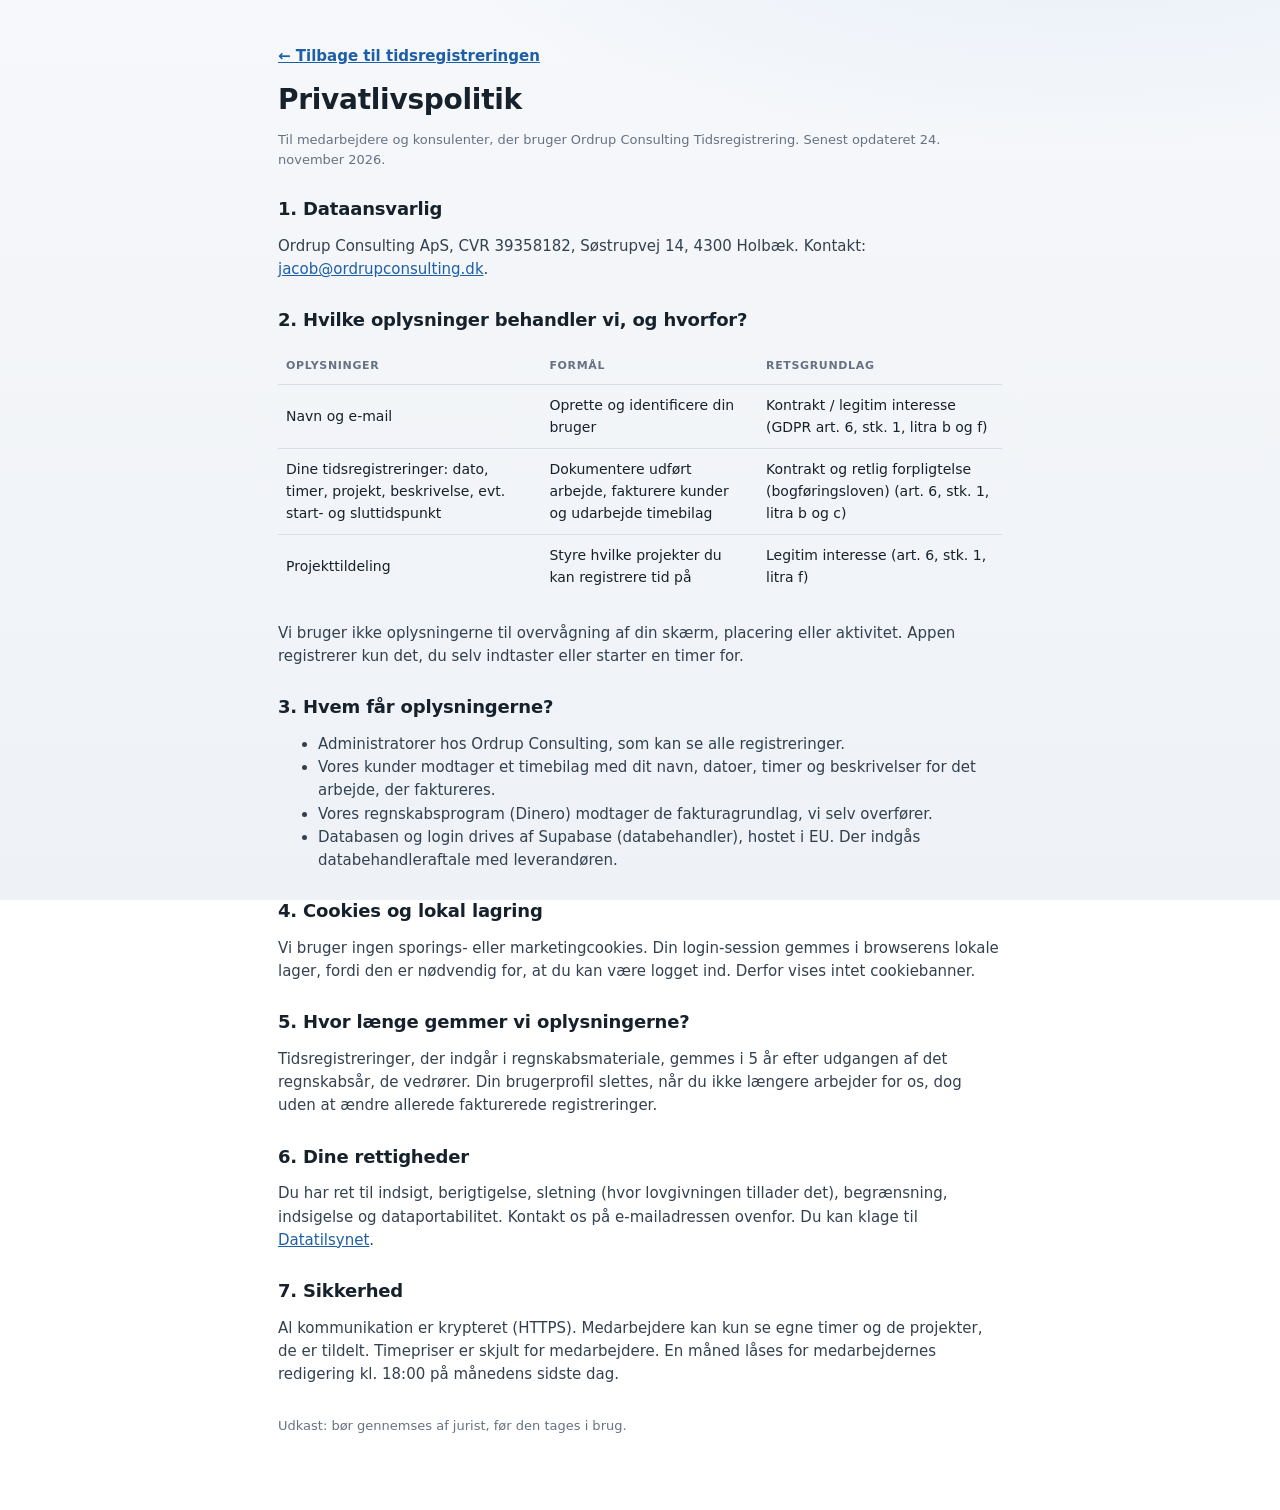
<file: privatlivspolitik/index.html>
<!DOCTYPE html>
<html lang="da"><head><meta charset="utf-8"><meta name="viewport" content="width=device-width,initial-scale=1">
<title>Privatlivspolitik – Ordrup Consulting Tidsregistrering</title><meta name="robots" content="noindex">
<link rel="stylesheet" href="../style.css"><style>body{padding:0}main{max-width:760px;margin:0 auto;padding:30px 18px 60px}h1{font-size:28px;margin-bottom:6px}h2{font-size:18px;margin:28px 0 8px}p,li{color:#33414f}table{margin:8px 0}</style></head><body>
<main>
<p><a href="../" style="color:var(--ac);font-weight:600">← Tilbage til tidsregistreringen</a></p>
<h1>Privatlivspolitik</h1><p class="mu">Til medarbejdere og konsulenter, der bruger Ordrup Consulting Tidsregistrering. Senest opdateret 24. november 2026.</p>
<h2>1. Dataansvarlig</h2><p>Ordrup Consulting ApS, CVR 39358182, Søstrupvej 14, 4300 Holbæk. Kontakt: <a href="mailto:jacob@ordrupconsulting.dk" style="color:var(--ac)">jacob@ordrupconsulting.dk</a>.</p>
<h2>2. Hvilke oplysninger behandler vi, og hvorfor?</h2>
<div class="sc"><table><tr><th>Oplysninger</th><th>Formål</th><th>Retsgrundlag</th></tr>
<tr><td>Navn og e-mail</td><td>Oprette og identificere din bruger</td><td>Kontrakt / legitim interesse (GDPR art. 6, stk. 1, litra b og f)</td></tr>
<tr><td>Dine tidsregistreringer: dato, timer, projekt, beskrivelse, evt. start- og sluttidspunkt</td><td>Dokumentere udført arbejde, fakturere kunder og udarbejde timebilag</td><td>Kontrakt og retlig forpligtelse (bogføringsloven) (art. 6, stk. 1, litra b og c)</td></tr>
<tr><td>Projekttildeling</td><td>Styre hvilke projekter du kan registrere tid på</td><td>Legitim interesse (art. 6, stk. 1, litra f)</td></tr></table></div>
<p>Vi bruger ikke oplysningerne til overvågning af din skærm, placering eller aktivitet. Appen registrerer kun det, du selv indtaster eller starter en timer for.</p>
<h2>3. Hvem får oplysningerne?</h2><ul><li>Administratorer hos Ordrup Consulting, som kan se alle registreringer.</li><li>Vores kunder modtager et timebilag med dit navn, datoer, timer og beskrivelser for det arbejde, der faktureres.</li><li>Vores regnskabsprogram (Dinero) modtager de fakturagrundlag, vi selv overfører.</li><li>Databasen og login drives af Supabase (databehandler), hostet i EU. Der indgås databehandleraftale med leverandøren.</li></ul>
<h2>4. Cookies og lokal lagring</h2><p>Vi bruger ingen sporings- eller marketingcookies. Din login-session gemmes i browserens lokale lager, fordi den er nødvendig for, at du kan være logget ind. Derfor vises intet cookiebanner.</p>
<h2>5. Hvor længe gemmer vi oplysningerne?</h2><p>Tidsregistreringer, der indgår i regnskabsmateriale, gemmes i 5 år efter udgangen af det regnskabsår, de vedrører. Din brugerprofil slettes, når du ikke længere arbejder for os, dog uden at ændre allerede fakturerede registreringer.</p>
<h2>6. Dine rettigheder</h2><p>Du har ret til indsigt, berigtigelse, sletning (hvor lovgivningen tillader det), begrænsning, indsigelse og dataportabilitet. Kontakt os på e-mailadressen ovenfor. Du kan klage til <a href="https://www.datatilsynet.dk" style="color:var(--ac)">Datatilsynet</a>.</p>
<h2>7. Sikkerhed</h2><p>Al kommunikation er krypteret (HTTPS). Medarbejdere kan kun se egne timer og de projekter, de er tildelt. Timepriser er skjult for medarbejdere. En måned låses for medarbejdernes redigering kl. 18:00 på månedens sidste dag.</p>
<p class="mu" style="margin-top:30px">Udkast: bør gennemses af jurist, før den tages i brug.</p>
</main></body></html>
</file>
<file: style.css>
:root{--ink:#16212b;--ink2:#33414f;--ac:#1d5fa6;--ac-d:#154a85;--ac2:#e8f0f9;--yl:#5aa0e0;--bg:#f2f4f7;--card:#fff;--bd:#d9dee5;--mu:#667282;--ok:#2b8a3e;--wa:#8a6d1f;--er:#c92a2a;--sh:0 1px 2px rgba(20,35,43,.04),0 8px 24px -12px rgba(20,35,43,.12);--dk:var(--ink)}
*{box-sizing:border-box}html,body{margin:0}body{font:15px/1.55 Inter,system-ui,sans-serif;color:var(--ink);background:var(--bg);-webkit-font-smoothing:antialiased;padding-bottom:calc(78px + env(safe-area-inset-bottom))}
h1,h2,h3{margin:0;line-height:1.2;letter-spacing:-.01em}h2{font-size:19px;font-weight:700}h3{font-size:15px;font-weight:650}
header{position:sticky;top:0;z-index:20;background:rgba(242,244,247,.9);backdrop-filter:blur(12px);display:flex;align-items:center;gap:12px;padding:12px 18px;padding-top:calc(12px + env(safe-area-inset-top))}
header img{height:28px;display:block}header b{font-weight:700;color:var(--mu);font-size:14px}header .sp{flex:1}.pill{font-size:11.5px;font-weight:700;padding:4px 11px;border-radius:99px;background:var(--ac2);color:var(--ac)}
nav{position:fixed;bottom:0;left:0;right:0;z-index:30;background:rgba(255,255,255,.94);backdrop-filter:blur(14px);border-top:1px solid var(--bd);display:flex;padding:4px 6px calc(4px + env(safe-area-inset-bottom))}.brand{display:none}
nav button{flex:1;border:0;background:none;padding:8px 2px 6px;font:600 11px Inter,sans-serif;color:var(--mu);cursor:pointer;position:relative;border-radius:12px}nav button b{display:block;font-size:19px;line-height:1.15}
nav button.on{color:var(--ac);background:var(--ac2)}nav .bd{position:absolute;top:2px;left:56%;background:var(--er);color:#fff;border-radius:99px;font-size:10px;padding:0 5px;min-width:16px}
main{max-width:1020px;margin:0 auto;padding:6px 16px 24px}
.card{background:var(--card);border:1px solid var(--bd);border-radius:20px;padding:20px;margin-bottom:16px;box-shadow:var(--sh)}
.row{display:flex;gap:10px;align-items:center;flex-wrap:wrap}.sp1{flex:1}.mu{color:var(--mu);font-size:13px}.r{text-align:right}
button.b,a.b{font:600 14px Inter,sans-serif;border-radius:12px;border:1px solid var(--bd);background:#fff;color:var(--ink);padding:9px 15px;cursor:pointer;transition:.15s}button.b:hover{border-color:#b9c2cd;transform:translateY(-1px)}
button.p{background:var(--ink);color:#fff;border-color:var(--ink)}button.a{background:var(--ac);border-color:var(--ac);color:#fff;box-shadow:0 6px 16px -8px var(--ac)}button.a:hover{background:var(--ac-d);border-color:var(--ac-d)}button.d{color:var(--er);border-color:#f0c9c9;background:#fdf5f5}button.g{color:#fff;background:var(--ok);border-color:var(--ok)}button.s{padding:6px 11px;font-size:13px;border-radius:10px}button:disabled{opacity:.45;cursor:not-allowed;transform:none}
input,select,textarea{font:inherit;border:1px solid var(--bd);border-radius:12px;padding:10px 12px;background:#fafbfc;color:var(--ink);max-width:100%;transition:.15s}input:focus,select:focus,textarea:focus,button:focus-visible{outline:3px solid #a9c8ea;outline-offset:1px;background:#fff}
label{display:block;font-size:12px;font-weight:650;margin:12px 0 5px;color:var(--mu);text-transform:uppercase;letter-spacing:.05em}.fl{width:100%}
.hero{background:linear-gradient(135deg,#2c3a49 0%,#1c2630 70%);color:#fff;border:0;position:relative;overflow:hidden;padding-top:26px}
.hero:before{content:"";position:absolute;left:0;right:0;top:0;height:8px;background:repeating-linear-gradient(-45deg,#fbbf24 0 12px,#1c2630 12px 24px)}
.hero .crane{position:absolute;right:210px;top:16px;height:104px;width:auto;pointer-events:none}
.hero .mu,.hero label{color:rgba(255,255,255,.7)}.hero select,.hero input{background:rgba(255,255,255,.12);border-color:rgba(255,255,255,.22);color:#fff}.hero select option{color:#14232b}.hero input::placeholder{color:rgba(255,255,255,.55)}
.hero button.a{background:var(--yl);color:#1c2630;border-color:var(--yl);box-shadow:0 8px 20px -8px rgba(0,0,0,.4)}.hero button.d{background:#fff;color:var(--er);border-color:#fff}
.tmr{font:700 52px/1 Inter,sans-serif;font-variant-numeric:tabular-nums;letter-spacing:-.03em}.live{display:inline-block;width:9px;height:9px;border-radius:50%;background:#5aa0e0;margin-right:7px;animation:pl 1.4s infinite}@keyframes pl{50%{opacity:.25}}
table{width:100%;border-collapse:collapse;font-size:14px}th,td{padding:10px 8px;border-bottom:1px solid var(--bd);text-align:left;vertical-align:middle}th{font-size:11px;color:var(--mu);text-transform:uppercase;letter-spacing:.06em;font-weight:700}tr:last-child td{border-bottom:0}td.n,th.n{text-align:right;font-variant-numeric:tabular-nums}
.sc{overflow-x:auto}.chip{display:inline-block;font-size:11px;font-weight:700;padding:3px 10px;border-radius:99px;background:#e9edf2;color:var(--mu)}
.chip.submitted{background:#f6efd6;color:var(--wa)}.chip.approved{background:#dcf3e8;color:var(--ok)}.chip.rejected{background:#fbe4e4;color:var(--er)}
.ent{display:flex;gap:12px;align-items:center;padding:11px 0;border-bottom:1px solid var(--bd)}.ent:last-child{border:0}.ent .t{font-variant-numeric:tabular-nums;font-weight:700;min-width:46px;text-align:right}
.dot{width:10px;height:10px;border-radius:50%;flex:none}
.bar{height:8px;background:#e4e8ee;border-radius:9px;overflow:hidden}.bar i{display:block;height:100%;background:linear-gradient(90deg,var(--yl),var(--ac));border-radius:9px}
.ov{position:fixed;inset:0;background:rgba(20,35,43,.45);backdrop-filter:blur(3px);z-index:50;display:flex;align-items:flex-end;justify-content:center}
.md{background:#fff;width:100%;max-width:520px;border-radius:24px 24px 0 0;padding:24px;max-height:92vh;overflow:auto;padding-bottom:calc(24px + env(safe-area-inset-bottom))}
.err{background:#fbe4e4;color:var(--er);padding:11px 15px;border-radius:14px;margin-bottom:14px;font-weight:600}.inf{background:var(--ac2);color:#14406f;padding:11px 15px;border-radius:14px;margin-bottom:14px}
.g2{display:grid;grid-template-columns:1fr 1fr;gap:12px}.empty{text-align:center;color:var(--mu);padding:26px 8px}
.kpis{display:grid;grid-template-columns:repeat(3,1fr);gap:12px;margin-bottom:16px}.kpi{background:#fff;border:1px solid var(--bd);border-radius:18px;padding:14px 16px;box-shadow:var(--sh)}.kpi b{display:block;font-size:24px;font-weight:750;letter-spacing:-.02em;font-variant-numeric:tabular-nums}.kpi span{font-size:12px;color:var(--mu);font-weight:600}
.grid{width:100%;min-width:640px}.grid th{text-align:center}.grid th:first-child,.grid td:first-child{text-align:left}.grid td{text-align:center;font-variant-numeric:tabular-nums;padding:6px 4px}.grid td.c{cursor:pointer;border-radius:10px;color:var(--ink2);font-weight:600}.grid td.c:hover{background:var(--ac2)}.grid td.z{color:#b4bcc6;font-weight:400}.grid th.td,.grid td.td{background:#e8f0f9}.grid tfoot td{font-weight:700;border-top:2px solid var(--bd)}
.wbars{display:flex;gap:8px;align-items:flex-end;height:96px}.wbars div{flex:1;text-align:center;font-size:11px;color:var(--mu);font-weight:600;display:flex;flex-direction:column;justify-content:flex-end;height:100%}.wbars i{display:block;background:#c9d6e6;border-radius:8px 8px 4px 4px;margin-bottom:6px;min-height:4px}.wbars .now i{background:var(--ac)}
.pg{display:grid;grid-template-columns:repeat(auto-fill,minmax(250px,1fr));gap:14px}.pc{background:#fff;border:1px solid var(--bd);border-radius:18px;padding:16px;box-shadow:var(--sh)}
@media(min-width:900px){
 body{padding-bottom:30px;padding-left:232px}
 nav{top:0;bottom:0;right:auto;width:232px;flex-direction:column;justify-content:flex-start;gap:4px;padding:22px 14px;border-top:0;border-right:1px solid var(--bd);background:#fff;backdrop-filter:none}
 .brand{display:block;padding:2px 10px 22px}.brand img{height:34px}.brand span{display:block;font-size:11px;font-weight:700;color:var(--mu);letter-spacing:.08em;text-transform:uppercase;margin-top:6px}
 nav button{flex:none;display:flex;align-items:center;gap:12px;text-align:left;font-size:14px;padding:11px 12px}nav button b{display:inline;font-size:17px;width:22px;text-align:center}nav .bd{position:static;margin-left:auto}
 header img,header>b{display:none}header{padding:18px 28px 6px}main{padding:6px 28px 40px}.ov{align-items:center}.md{border-radius:24px}}
@media(max-width:560px){#who{display:none}.hero .g2{grid-template-columns:1fr}.ent{flex-wrap:wrap}.ent .sp1{flex-basis:60%}.kpi b small{display:block}.kpis{gap:8px}.kpi{padding:11px 12px}.kpi b{font-size:19px}.tmr{font-size:42px}.card{padding:16px;border-radius:18px}}
.wm{font:800 22px Inter,sans-serif;letter-spacing:-.03em;color:var(--ink)}.wm i{font-style:normal;color:var(--ac)}.brand .wm{font-size:26px}.lk{font-size:12px}
.skywrap{margin:24px -16px -24px;height:190px;overflow:hidden;opacity:.9}.sky{width:100%;height:190px;display:block}.empty svg{margin-bottom:6px}
@media(max-width:760px){.hero .crane{display:none}}
@media(min-width:900px){.skywrap{margin:40px -28px -40px}}

body.noauth header,body.noauth nav,body.noauth main,body.noauth #modal{display:none}
body:not(.noauth) #auth{display:none}
body.noauth{padding:0}
#auth{min-height:100vh;display:flex;flex-direction:column;justify-content:space-between}
.authcard{background:#fff;border:1px solid var(--bd);border-radius:24px;box-shadow:var(--sh);padding:28px;width:min(420px,calc(100% - 32px));margin:9vh auto 0}
.authcard h1{font-size:24px;font-weight:750;letter-spacing:-.02em;margin:0 0 12px}
.authlogo{text-align:center;margin-bottom:18px}.authlogo img{height:38px;display:block;margin:0 auto 6px}.authlogo span{font-size:11px;font-weight:700;letter-spacing:.1em;text-transform:uppercase;color:var(--mu)}
.authcard a{color:var(--ac);font-weight:600}.fl.b,button.fl{width:100%}
#auth .skywrap{margin:40px 0 0}
header .b.s{margin-left:4px}
@media(min-width:900px){body.noauth{padding-left:0}}

/* Teknisk/ingeniør-stil: ingen advarselsstriber eller kraner, skarpere hjørner, tyndere streger */
.hero:before{background:linear-gradient(90deg,#1d5fa6,#5aa0e0);height:3px}
.hero .crane{display:none}
.hero{background:linear-gradient(135deg,#243342 0%,#16212b 75%)}
.hero button.a{background:#fff;color:#16212b;border-color:#fff;box-shadow:none}
.bar{border-radius:2px;height:6px}.bar i{border-radius:2px;background:var(--ac)}
.card,.authcard,.md,.err,.inf,.kpi,.pc{border-radius:8px!important}
.skywrap{display:none}
button,input,select,textarea{border-radius:6px}
.pill{border-radius:4px}
.tmr{font-weight:600;letter-spacing:-.02em}

.pz{display:flex;align-items:center;gap:6px;font-size:13px;font-weight:600;color:#fff;text-transform:none;letter-spacing:0;margin:0 12px 0 0;cursor:pointer;white-space:nowrap}.pz input{width:18px;height:18px;accent-color:#fbbf24}

/* Eksklusivt look: større logo, velkomst og mere luft */
body{background:radial-gradient(1200px 500px at 85% -10%,#e3ecf7 0%,transparent 60%),linear-gradient(180deg,#f6f8fb,#eef1f6) fixed}
header img{height:46px}
header{padding:16px 22px;border-bottom:1px solid rgba(217,222,229,.7)}
.authlogo img{height:72px;margin-bottom:12px}
.authcard{padding:40px 34px;box-shadow:0 30px 70px -30px rgba(22,33,43,.35)}
main{padding:14px 18px 48px;max-width:1100px;margin:0 auto}
.card{padding:24px;margin-bottom:20px;border:1px solid rgba(217,222,229,.8);box-shadow:0 1px 2px rgba(20,35,43,.04),0 18px 40px -22px rgba(20,35,43,.22)}
.hero{padding:32px 28px 28px}
.wl{margin:8px 4px 26px;padding:26px 28px;border-radius:12px;background:#fff;border:1px solid rgba(217,222,229,.8);border-left:4px solid var(--ac);box-shadow:0 18px 40px -26px rgba(20,35,43,.3)}
.wl small{display:block;font-size:12px;font-weight:700;letter-spacing:.16em;text-transform:uppercase;color:var(--ac)}
.wl h1{font-size:30px;font-weight:800;letter-spacing:-.025em;margin:6px 0 2px;color:var(--ink)}
.wl span{font-size:13px;color:var(--mu);font-weight:600}
@media(min-width:900px){
 .brand{padding:6px 10px 30px}.brand img{height:64px}
 nav{padding:30px 16px;box-shadow:12px 0 40px -30px rgba(22,33,43,.25)}
 header{padding:18px 40px 6px;border-bottom:0}main{padding:10px 40px 56px}
 .wl{padding:34px 38px}.wl h1{font-size:36px}.card{padding:28px}}

/* Logoet tilpasser sig altid den plads det har (skalerer ned i bredden, beholder forholdet) */
header img,.brand img,.authlogo img{width:auto;max-width:100%;object-fit:contain}
header img{height:auto;max-height:46px;max-width:min(240px,45vw);flex:0 1 auto;min-width:0}
.authlogo img{height:auto;max-height:72px}
@media(min-width:900px){.brand img{display:block;width:100%;height:auto;max-height:64px;object-position:left center}}

/* Ordrup: luft mellem logo og "Tidsregistrering" */
.brand span{margin-top:16px;padding-top:12px;border-top:1px solid var(--bd);font-size:11.5px;letter-spacing:.14em;color:var(--ink2)}
.authlogo span{display:block;margin-top:6px}
</file>
